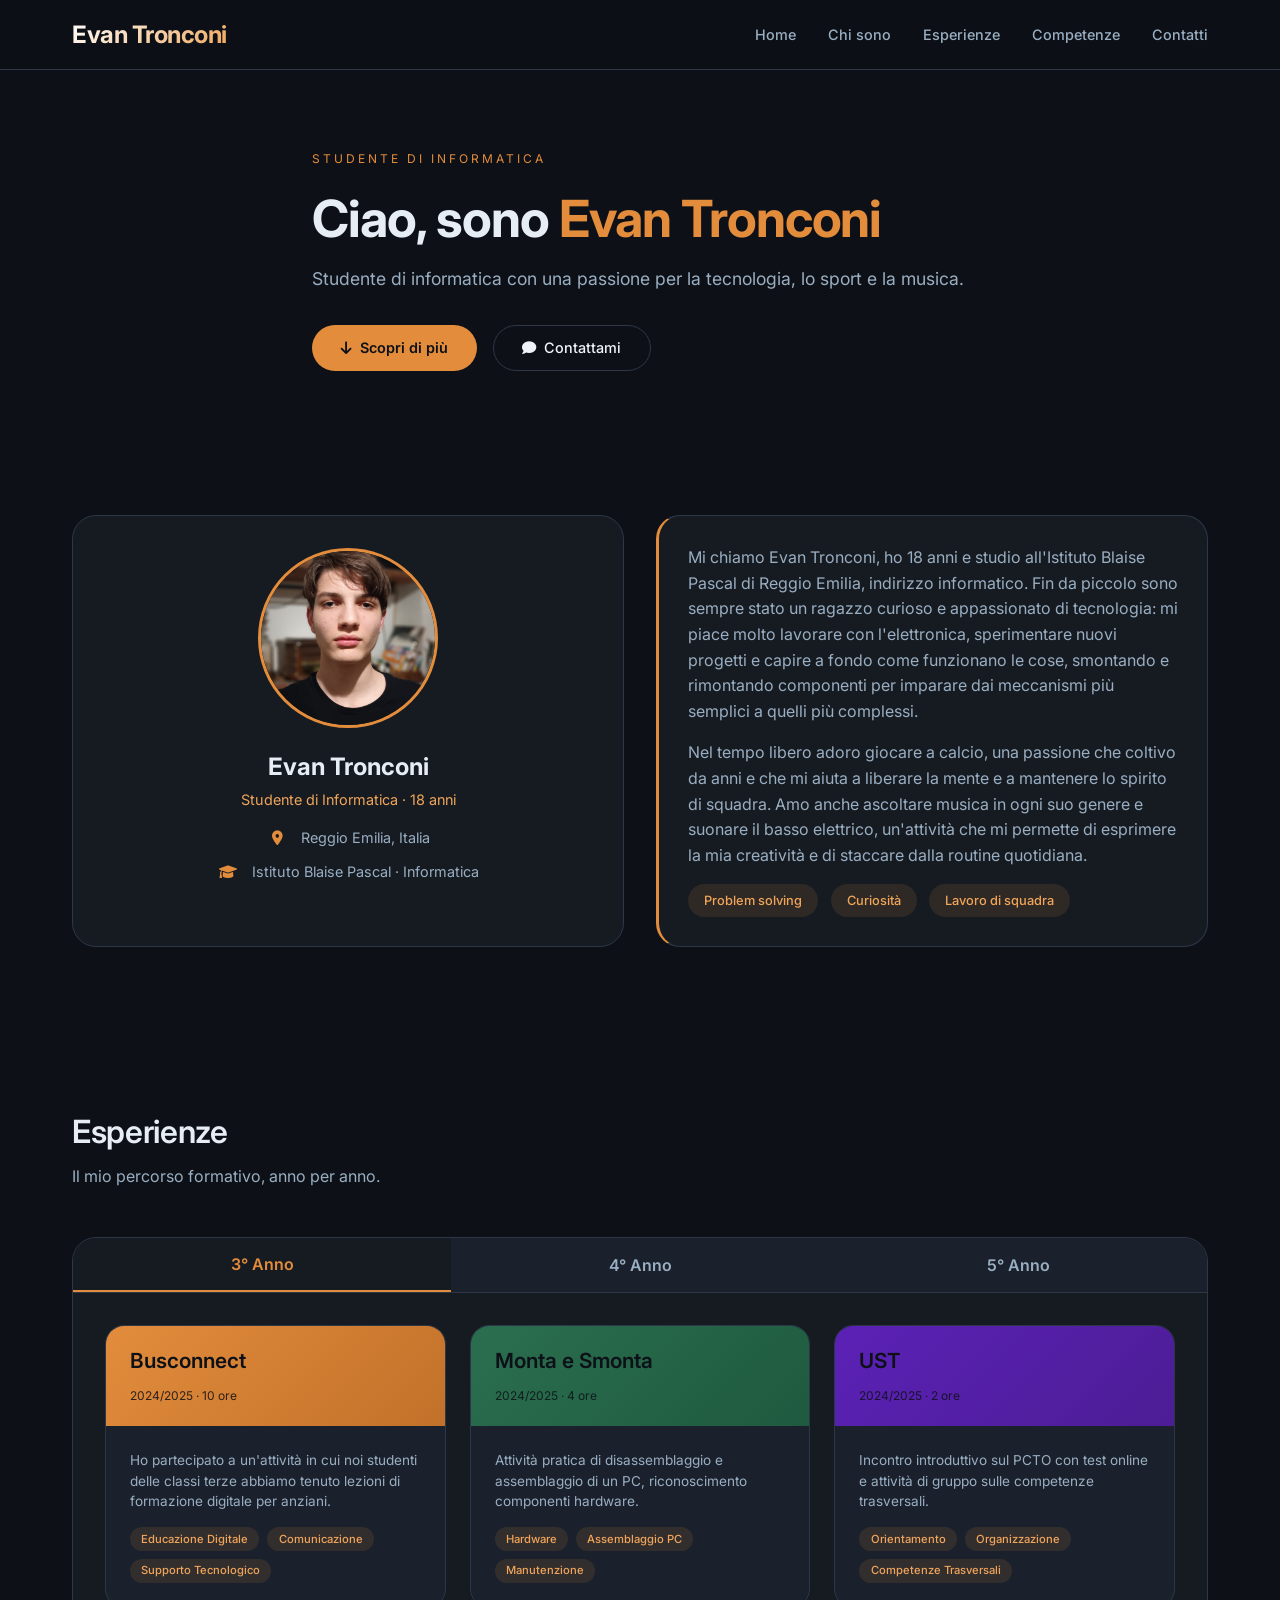
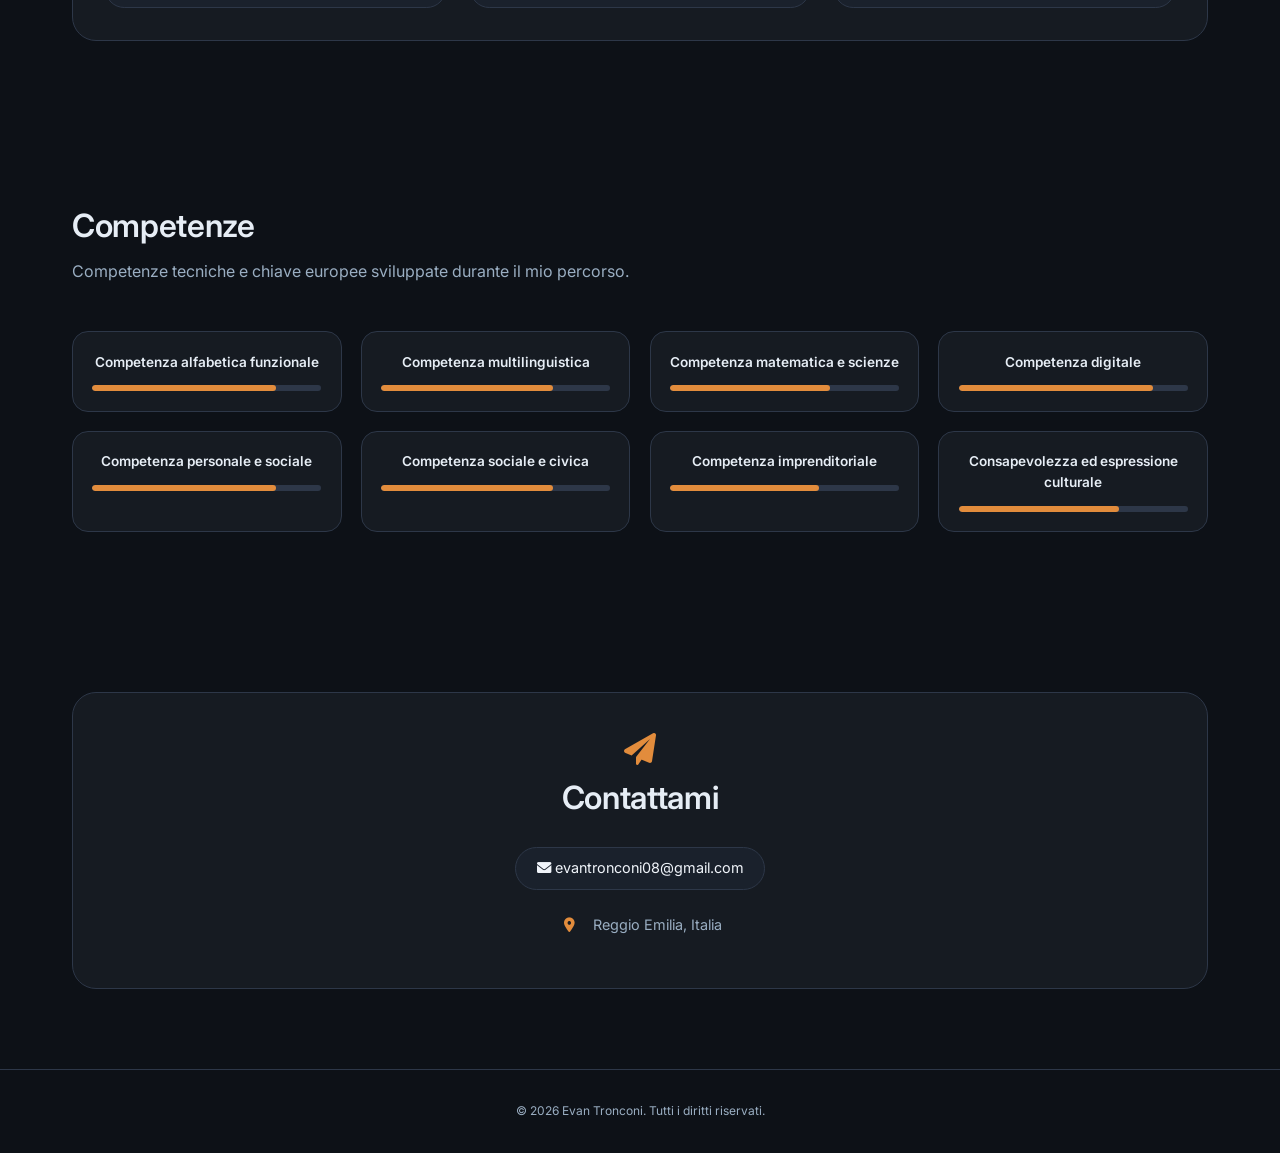
<file: docs/index.html>
<!DOCTYPE html>
<html lang="it">
<head>
    <meta charset="UTF-8">
    <meta name="viewport" content="width=device-width, initial-scale=1.0">
    <title>Evan Tronconi · Portfolio</title>
    <link href="https://fonts.googleapis.com/css2?family=Inter:opsz,wght@14..32,300;14..32,400;14..32,500;14..32,600;14..32,700&display=swap" rel="stylesheet">
    <link rel="stylesheet" href="https://cdnjs.cloudflare.com/ajax/libs/font-awesome/6.0.0-beta3/css/all.min.css">
    <style>
        * {
            margin: 0;
            padding: 0;
            box-sizing: border-box;
        }

        body {
            font-family: 'Inter', sans-serif;
            background: #0d1117;
            color: #e6edf5;
            line-height: 1.55;
            scroll-behavior: smooth;
        }

        :root {
            --bg-page: #0d1117;
            --bg-card: #161b22;
            --bg-elevated: #1a212c;
            --border: #2d3748;
            --border-light: #3a4559;
            --primary: #e28c3c;
            --primary-dark: #c2712a;
            --primary-soft: #f0a55a;
            --primary-glow: rgba(226, 140, 60, 0.12);
            --text: #f0f4fa;
            --text-muted: #9aaec2;
            --shadow: 0 8px 20px rgba(0, 0, 0, 0.3);
        }

        .container {
            max-width: 1200px;
            margin: 0 auto;
            padding: 0 2rem;
        }

        /* header */
        header {
            position: sticky;
            top: 0;
            background: rgba(13, 17, 23, 0.92);
            backdrop-filter: blur(12px);
            border-bottom: 1px solid var(--border);
            padding: 1rem 0;
            z-index: 100;
        }

        .nav {
            display: flex;
            justify-content: space-between;
            align-items: center;
        }

        .logo {
            font-size: 1.5rem;
            font-weight: 700;
            letter-spacing: -0.02em;
            background: linear-gradient(135deg, #ffffff, var(--primary-soft));
            -webkit-background-clip: text;
            background-clip: text;
            color: transparent;
            text-decoration: none;
        }

        .nav-links {
            display: flex;
            gap: 2rem;
            list-style: none;
        }

        .nav-links a {
            text-decoration: none;
            color: var(--text-muted);
            font-weight: 500;
            font-size: 0.9rem;
            transition: 0.2s;
        }

        .nav-links a:hover {
            color: var(--primary);
        }

        /* hero */
        .hero {
            padding: 5rem 0 4rem;
        }

        .hero-content {
            max-width: 720px;
        }

        .hero-badge {
            font-size: 0.75rem;
            text-transform: uppercase;
            letter-spacing: 3px;
            color: var(--primary);
            margin-bottom: 1.2rem;
        }

        .hero h1 {
            font-size: 3.2rem;
            font-weight: 700;
            line-height: 1.2;
            letter-spacing: -0.02em;
            margin-bottom: 1rem;
        }

        .hero h1 span {
            color: var(--primary);
        }

        .hero p {
            font-size: 1.1rem;
            color: var(--text-muted);
            margin-bottom: 2rem;
        }

        .btn-group {
            display: flex;
            gap: 1rem;
            flex-wrap: wrap;
        }

        .btn {
            display: inline-flex;
            align-items: center;
            gap: 0.5rem;
            padding: 0.7rem 1.8rem;
            border-radius: 40px;
            font-weight: 500;
            text-decoration: none;
            transition: all 0.2s;
            font-size: 0.9rem;
        }

        .btn-primary {
            background: var(--primary);
            color: #0d1117;
            font-weight: 600;
        }

        .btn-primary:hover {
            background: var(--primary-dark);
            transform: translateY(-2px);
        }

        .btn-outline {
            border: 1px solid var(--border);
            color: var(--text);
            background: transparent;
        }

        .btn-outline:hover {
            border-color: var(--primary);
            background: var(--primary-glow);
        }

        /* sezioni */
        section {
            padding: 5rem 0;
        }

        .section-header {
            margin-bottom: 3rem;
        }

        .section-title {
            font-size: 2rem;
            font-weight: 600;
            letter-spacing: -0.01em;
            margin-bottom: 0.5rem;
        }

        .section-sub {
            color: var(--text-muted);
            font-size: 1rem;
        }

        /* about con foto - versione piccola come nel vecchio portfolio */
        .about-grid {
            display: grid;
            grid-template-columns: 1fr 1fr;
            gap: 2rem;
        }

        .about-card {
            background: var(--bg-card);
            border: 1px solid var(--border);
            border-radius: 1.5rem;
            overflow: hidden;
        }

        /* Card sinistra con foto piccola centrata */
        .profile-card {
            display: flex;
            flex-direction: column;
            align-items: center;
            text-align: center;
            padding: 2rem 1.5rem;
        }

        .profile-image {
            width: 180px;
            height: 180px;
            border-radius: 50%;
            overflow: hidden;
            margin-bottom: 1.2rem;
            border: 3px solid var(--primary);
        }

        .profile-image img {
            width: 100%;
            height: 100%;
            object-fit: cover;
        }

        .profile-name {
            font-size: 1.5rem;
            font-weight: 700;
            margin-bottom: 0.25rem;
        }

        .profile-title {
            color: var(--primary-soft);
            font-size: 0.9rem;
            margin-bottom: 1rem;
        }

        .info-row {
            display: flex;
            align-items: center;
            justify-content: center;
            gap: 0.8rem;
            margin-bottom: 0.75rem;
            color: var(--text-muted);
            font-size: 0.9rem;
        }

        .info-row i {
            width: 1.4rem;
            color: var(--primary);
        }

        /* Card destra descrizione */
        .description-card {
            padding: 1.8rem;
            border-left: 3px solid var(--primary);
        }

        .description-card p {
            color: var(--text-muted);
            margin-bottom: 1rem;
            line-height: 1.6;
        }

        .badge-group {
            display: flex;
            flex-wrap: wrap;
            gap: 0.8rem;
            margin-top: 1rem;
        }

        .badge {
            background: var(--primary-glow);
            color: var(--primary-soft);
            padding: 0.4rem 1rem;
            border-radius: 30px;
            font-size: 0.8rem;
            font-weight: 500;
        }

        /* interessi */
        .interests-grid {
            display: grid;
            grid-template-columns: repeat(3, 1fr);
            gap: 1.5rem;
            margin-top: 2rem;
        }

        .interest-card {
            background: var(--bg-card);
            border: 1px solid var(--border);
            border-radius: 1.2rem;
            padding: 1.5rem;
            text-align: center;
            transition: 0.2s;
        }

        .interest-card:hover {
            border-color: var(--primary);
        }

        .interest-icon {
            font-size: 2.2rem;
            margin-bottom: 0.8rem;
        }

        .interest-card h3 {
            font-size: 1.1rem;
            font-weight: 600;
        }

        .interest-card p {
            font-size: 0.8rem;
            color: var(--text-muted);
            margin-top: 0.5rem;
        }

        /* TABS per le esperienze */
        .tabs-container {
            background: var(--bg-card);
            border-radius: 1.5rem;
            border: 1px solid var(--border);
            overflow: hidden;
        }

        .tabs-header {
            display: flex;
            border-bottom: 1px solid var(--border);
            background: var(--bg-elevated);
        }

        .tab-btn {
            flex: 1;
            padding: 1rem 1.5rem;
            background: transparent;
            border: none;
            color: var(--text-muted);
            font-size: 1rem;
            font-weight: 600;
            cursor: pointer;
            transition: 0.2s;
            font-family: inherit;
        }

        .tab-btn:hover {
            color: var(--primary-soft);
            background: var(--primary-glow);
        }

        .tab-btn.active {
            color: var(--primary);
            border-bottom: 2px solid var(--primary);
            background: var(--bg-card);
        }

        .tab-content {
            display: none;
            padding: 2rem;
        }

        .tab-content.active {
            display: block;
        }

        /* griglia esperienze */
        .experiences-grid {
            display: grid;
            grid-template-columns: repeat(auto-fill, minmax(320px, 1fr));
            gap: 1.5rem;
        }

        .exp-card {
            background: var(--bg-elevated);
            border: 1px solid var(--border);
            border-radius: 1.2rem;
            overflow: hidden;
            transition: 0.2s;
            text-decoration: none;
            color: inherit;
            display: block;
        }

        .exp-card:hover {
            transform: translateY(-4px);
            border-color: var(--primary);
        }

        .exp-header {
            background: linear-gradient(135deg, var(--primary), var(--primary-dark));
            padding: 1.2rem 1.5rem;
            color: #0d1117;
        }

        .exp-header h3 {
            font-size: 1.3rem;
            font-weight: 600;
            margin-bottom: 0.3rem;
        }

        .exp-date {
            font-size: 0.75rem;
            opacity: 0.85;
        }

        .exp-body {
            padding: 1.5rem;
        }

        .exp-body p {
            color: var(--text-muted);
            font-size: 0.85rem;
            margin-bottom: 1rem;
            line-height: 1.5;
        }

        .exp-skills {
            display: flex;
            flex-wrap: wrap;
            gap: 0.5rem;
            margin-top: 1rem;
        }

        .exp-skill {
            background: var(--primary-glow);
            color: var(--primary-soft);
            padding: 0.2rem 0.7rem;
            border-radius: 20px;
            font-size: 0.7rem;
            font-weight: 500;
        }

        .placeholder-card {
            background: var(--bg-elevated);
            border: 1px dashed var(--border);
            border-radius: 1.2rem;
            padding: 2rem;
            text-align: center;
            color: var(--text-muted);
        }

        .placeholder-card i {
            font-size: 2rem;
            color: var(--primary);
            margin-bottom: 0.8rem;
            display: block;
        }

        /* competenze tecniche */
        .tech-skills {
            background: var(--bg-card);
            border-radius: 1.5rem;
            padding: 2rem;
            border: 1px solid var(--border);
        }

        .tech-grid {
            display: grid;
            grid-template-columns: repeat(auto-fit, minmax(200px, 1fr));
            gap: 1.5rem;
        }

        .tech-cat h3 {
            font-size: 1rem;
            font-weight: 600;
            margin-bottom: 1rem;
            color: var(--primary-soft);
        }

        .tech-items {
            display: flex;
            flex-wrap: wrap;
            gap: 0.5rem;
        }

        .tech-item {
            background: var(--bg-elevated);
            padding: 0.3rem 0.9rem;
            border-radius: 30px;
            font-size: 0.75rem;
            border: 1px solid var(--border);
        }

        /* competenze europee */
        .competences-grid {
            display: grid;
            grid-template-columns: repeat(4, 1fr);
            gap: 1.2rem;
            margin-top: 1.5rem;
        }

        .competence-card {
            background: var(--bg-card);
            border: 1px solid var(--border);
            border-radius: 1rem;
            padding: 1.2rem;
            text-align: center;
        }

        .competence-card h3 {
            font-size: 0.85rem;
            font-weight: 600;
            margin-bottom: 0.8rem;
        }

        .progress-bar {
            background: var(--border);
            height: 6px;
            border-radius: 10px;
            overflow: hidden;
            margin-top: 0.5rem;
        }

        .progress-fill {
            background: var(--primary);
            height: 100%;
            border-radius: 10px;
        }

        /* contatti */
        .contact-card {
            background: var(--bg-card);
            border-radius: 1.5rem;
            padding: 2.5rem;
            text-align: center;
            border: 1px solid var(--border);
        }

        .contact-links {
            display: flex;
            justify-content: center;
            gap: 1rem;
            flex-wrap: wrap;
            margin: 1.5rem 0;
        }

        .contact-link {
            background: var(--bg-elevated);
            padding: 0.6rem 1.3rem;
            border-radius: 40px;
            text-decoration: none;
            color: var(--text);
            border: 1px solid var(--border);
            transition: 0.2s;
            font-size: 0.9rem;
        }

        .contact-link:hover {
            border-color: var(--primary);
            background: var(--primary-glow);
        }

        footer {
            border-top: 1px solid var(--border);
            padding: 2rem;
            text-align: center;
            color: var(--text-muted);
            font-size: 0.75rem;
        }

        .fade-up {
            opacity: 0;
            transform: translateY(20px);
            transition: opacity 0.5s ease, transform 0.5s ease;
        }

        .fade-up.visible {
            opacity: 1;
            transform: translateY(0);
        }

        @media (max-width: 900px) {
            .about-grid {
                grid-template-columns: 1fr;
            }
            .interests-grid {
                grid-template-columns: 1fr;
            }
            .competences-grid {
                grid-template-columns: repeat(2, 1fr);
            }
            .hero h1 {
                font-size: 2.2rem;
            }
            .container {
                padding: 0 1.5rem;
            }
            .nav-links {
                display: none;
            }
            .tab-btn {
                font-size: 0.85rem;
                padding: 0.8rem;
            }
        }
    </style>
</head>
<body>

<header>
    <div class="container nav">
        <a href="#" class="logo">Evan Tronconi</a>
        <ul class="nav-links">
            <li><a href="#home">Home</a></li>
            <li><a href="#about">Chi sono</a></li>
            <li><a href="#experiences">Esperienze</a></li>
            <li><a href="#skills">Competenze</a></li>
            <li><a href="#contact">Contatti</a></li>
        </ul>
    </div>
</header>

<main>
    <!-- Hero -->
    <section id="home" class="hero">
        <div class="container hero-content">
            <div class="hero-badge">studente di informatica</div>
            <h1>Ciao, sono <span>Evan Tronconi</span></h1>
            <p>Studente di informatica con una passione per la tecnologia, lo sport e la musica.</p>
            <div class="btn-group">
                <a href="#about" class="btn btn-primary"><i class="fas fa-arrow-down"></i> Scopri di più</a>
                <a href="#contact" class="btn btn-outline"><i class="fas fa-comment"></i> Contattami</a>
            </div>
        </div>
    </section>

    <!-- Chi sono con foto piccola e tonda -->
    <section id="about">
        <div class="container">
            <div class="about-grid">
                <!-- Card sinistra: foto tonda piccola + info -->
                <div class="about-card profile-card fade-up">
                    <div class="profile-image">
                        <img src="img/io2.jpg" alt="Evan Tronconi">
                    </div>
                    <h2 class="profile-name">Evan Tronconi</h2>
                    <div class="profile-title">Studente di Informatica · 18 anni</div>
                    <div class="info-row"><i class="fas fa-map-marker-alt"></i> Reggio Emilia, Italia</div>
                    <div class="info-row"><i class="fas fa-graduation-cap"></i> Istituto Blaise Pascal · Informatica</div>
                </div>

                <!-- Card destra: descrizione -->
                <div class="about-card description-card fade-up">
                    <p>Mi chiamo Evan Tronconi, ho 18 anni e studio all'Istituto Blaise Pascal di Reggio Emilia, indirizzo informatico. Fin da piccolo sono sempre stato un ragazzo curioso e appassionato di tecnologia: mi piace molto lavorare con l'elettronica, sperimentare nuovi progetti e capire a fondo come funzionano le cose, smontando e rimontando componenti per imparare dai meccanismi più semplici a quelli più complessi.</p>
                    <p>Nel tempo libero adoro giocare a calcio, una passione che coltivo da anni e che mi aiuta a liberare la mente e a mantenere lo spirito di squadra. Amo anche ascoltare musica in ogni suo genere e suonare il basso elettrico, un'attività che mi permette di esprimere la mia creatività e di staccare dalla routine quotidiana.</p>
                    <div class="badge-group">
                        <span class="badge">Problem solving</span>
                        <span class="badge">Curiosità</span>
                        <span class="badge">Lavoro di squadra</span>
                    </div>
                </div>
            </div>

            <!-- Interessi 
            <div class="interests-grid fade-up">
                <div class="interest-card">
                    <div class="interest-icon">🎵</div>
                    <h3>Musica</h3>
                    <p>Suono il basso elettrico e amo esplorare nuovi generi musicali.</p>
                </div>
                <div class="interest-card">
                    <div class="interest-icon">🔧</div>
                    <h3>Elettronica</h3>
                    <p>Sperimento con Arduino, circuiti e componenti hardware.</p>
                </div>
                <div class="interest-card">
                    <div class="interest-icon">⚽</div>
                    <h3>Sport</h3>
                    <p>Il calcio mi aiuta a mantenere equilibrio e spirito di squadra.</p>
                </div>
            </div>-->
        </div>
    </section>

    <!-- Esperienze con TABS -->
    <section id="experiences">
        <div class="container">
            <div class="section-header fade-up">
                <h2 class="section-title">Esperienze</h2>
                <p class="section-sub">Il mio percorso formativo, anno per anno.</p>
            </div>

            <div class="tabs-container fade-up">
                <div class="tabs-header">
                    <button class="tab-btn active" data-tab="third"> 3° Anno</button>
                    <button class="tab-btn" data-tab="fourth"> 4° Anno</button>
                    <button class="tab-btn" data-tab="fifth"> 5° Anno</button>
                </div>

                    <!-- TERZO ANNO -->
    <div id="tab-third" class="tab-content active">
        <div class="experiences-grid">
            <a href="3anno.html?progetto=busconnect" class="exp-card">
                <div class="exp-header">
                    <h3>Busconnect</h3>
                    <span class="exp-date">2024/2025 · 10 ore</span>
                </div>
                <div class="exp-body">
                    <p>Ho partecipato a un'attività in cui noi studenti delle classi terze abbiamo tenuto lezioni di formazione digitale per anziani.</p>
                    <div class="exp-skills">
                        <span class="exp-skill">Educazione Digitale</span>
                        <span class="exp-skill">Comunicazione</span>
                        <span class="exp-skill">Supporto Tecnologico</span>
                    </div>
                </div>
            </a>

            <a href="3anno.html?progetto=monta" class="exp-card">
                <div class="exp-header" style="background: linear-gradient(135deg, #2b6e4f, #1e5a3f);">
                    <h3>Monta e Smonta</h3>
                    <span class="exp-date">2024/2025 · 4 ore</span>
                </div>
                <div class="exp-body">
                    <p>Attività pratica di disassemblaggio e assemblaggio di un PC, riconoscimento componenti hardware.</p>
                    <div class="exp-skills">
                        <span class="exp-skill">Hardware</span>
                        <span class="exp-skill">Assemblaggio PC</span>
                        <span class="exp-skill">Manutenzione</span>
                    </div>
                </div>
            </a>

            <a href="3anno.html?progetto=ust" class="exp-card">
                <div class="exp-header" style="background: linear-gradient(135deg, #5b21b6, #4c1d95);">
                    <h3>UST</h3>
                    <span class="exp-date">2024/2025 · 2 ore</span>
                </div>
                <div class="exp-body">
                    <p>Incontro introduttivo sul PCTO con test online e attività di gruppo sulle competenze trasversali.</p>
                    <div class="exp-skills">
                        <span class="exp-skill">Orientamento</span>
                        <span class="exp-skill">Organizzazione</span>
                        <span class="exp-skill">Competenze Trasversali</span>
                    </div>
                </div>
            </a>
        </div>
    </div>

                <!-- QUARTO ANNO -->
<div id="tab-fourth" class="tab-content">
    <div class="experiences-grid">
        <!-- Polarity part 1 -->
        <a href="4anno.html?progetto=polarity" class="exp-card">
            <div class="exp-header" style="background: linear-gradient(135deg, #7c3aed, #5b21b6);">
                <h3>Polarity</h3>
                <span class="exp-date">2025/2026 · 2 ore</span>
            </div>
            <div class="exp-body">
                <p>Incontro con Polarity: panoramica dello sviluppo web, classificazione dei linguaggi di programmazione e loro utilizzo applicativo.</p>
                <div class="exp-skills">
                    <span class="exp-skill">Sviluppo Web</span>
                    <span class="exp-skill">Linguaggi di programmazione</span>
                    <span class="exp-skill">Orientamento</span>
                </div>
            </div>
        </a>

        <!-- Sicurezza D.Lgs. 81/08 
        <a href="sicurezza.html" class="exp-card">
            <div class="exp-header" style="background: linear-gradient(135deg, #0891b2, #0e7490);">
                <h3>Sicurezza · D.Lgs. 81/08</h3>
                <span class="exp-date">2025/2026 · 1 ora</span>
            </div>
            <div class="exp-body">
                <p>Aggiornamento sulla sicurezza ai sensi del D.Lgs. 81/08, con particolare attenzione al piano di emergenza e al rischio elettrico. Relatore: Sergio Prisinzano.</p>
                <div class="exp-skills">
                    <span class="exp-skill">Sicurezza sul lavoro</span>
                    <span class="exp-skill">Piano di emergenza</span>
                    <span class="exp-skill">Rischio elettrico</span>
                </div>
            </div>
        </a>-->

        <!-- CNA - Incontro aziende territorio -->
        <a href="4anno.html?progetto=cna" class="exp-card">
            <div class="exp-header" style="background: linear-gradient(135deg, #2b6e4f, #1e5a3f);">
                <h3>CNA</h3>
                <span class="exp-date">2025/2026 · 4 ore</span>
            </div>
            <div class="exp-body">
                <p>Incontro con aziende del territorio. Progetto FSL/ORIENTAMENTO - CNA</p>
                <div class="exp-skills">
                    <span class="exp-skill">Orientamento</span>
                    <span class="exp-skill">Mondo del lavoro</span>
                    <span class="exp-skill">Relazioni aziendali</span>
                </div>
            </div>
        </a>
    </div>
</div>

                <!-- QUINTO ANNO -->
                <div id="tab-fifth" class="tab-content">
                    <div class="experiences-grid">
                        <div class="placeholder-card">
                            <i class="fas fa-rocket"></i>
                            <h3>Prossimamente</h3>
                            <p style="font-size: 0.8rem; margin-top: 0.5rem;"></p>
                        </div>
                    </div>
                </div>
            </div>
        </div>
    </section>

    <!-- Competenze -->
    <section id="skills">
        <div class="container">
            <div class="section-header fade-up">
                <h2 class="section-title">Competenze</h2>
                <p class="section-sub">Competenze tecniche e chiave europee sviluppate durante il mio percorso.</p>
            </div>

            <!--<div class="tech-skills fade-up">
                <div class="tech-grid">
                    <div class="tech-cat">
                        <h3><i class="fas fa-code"></i> Linguaggi</h3>
                        <div class="tech-items">
                            <span class="tech-item">C++</span>
                            <span class="tech-item">Java</span>
                            <span class="tech-item">JavaScript</span>
                            <span class="tech-item">HTML/CSS</span>
                        </div>
                    </div>
                    <div class="tech-cat">
                        <h3><i class="fas fa-microchip"></i> Hardware</h3>
                        <div class="tech-items">
                            <span class="tech-item">Arduino</span>
                            <span class="tech-item">Assemblaggio PC</span>
                            <span class="tech-item">Manutenzione</span>
                            <span class="tech-item">Componenti HW</span>
                        </div>
                    </div>
                    <div class="tech-cat">
                        <h3><i class="fas fa-tools"></i> Strumenti</h3>
                        <div class="tech-items">
                            <span class="tech-item">Git/GitHub</span>
                            <span class="tech-item">VS Code</span>
                        </div>
                    </div>
                </div>
            </div>-->

            <div style="margin-top: 2rem;">
                <!--<h3 style="font-size: 1.2rem; margin-bottom: 1.5rem;">Competenze chiave europee</h3>-->
                <div class="competences-grid fade-up">
                    <div class="competence-card"><h3>Competenza alfabetica funzionale</h3><div class="progress-bar"><div class="progress-fill" style="width: 80%;"></div></div></div>
                    <div class="competence-card"><h3>Competenza multilinguistica</h3><div class="progress-bar"><div class="progress-fill" style="width: 75%;"></div></div></div>
                    <div class="competence-card"><h3>Competenza matematica e scienze</h3><div class="progress-bar"><div class="progress-fill" style="width: 70%;"></div></div></div>
                    <div class="competence-card"><h3>Competenza digitale</h3><div class="progress-bar"><div class="progress-fill" style="width: 85%;"></div></div></div>
                    <div class="competence-card"><h3>Competenza personale e sociale</h3><div class="progress-bar"><div class="progress-fill" style="width: 80%;"></div></div></div>
                    <div class="competence-card"><h3>Competenza sociale e civica</h3><div class="progress-bar"><div class="progress-fill" style="width: 75%;"></div></div></div>
                    <div class="competence-card"><h3>Competenza imprenditoriale</h3><div class="progress-bar"><div class="progress-fill" style="width: 65%;"></div></div></div>
                    <div class="competence-card"><h3>Consapevolezza ed espressione culturale</h3><div class="progress-bar"><div class="progress-fill" style="width: 70%;"></div></div></div>
                </div>
            </div>
        </div>
    </section>

    <!-- Contatti -->
    <section id="contact">
        <div class="container">
            <div class="contact-card fade-up">
                <i class="fas fa-paper-plane" style="font-size: 2rem; color: var(--primary); margin-bottom: 0.5rem;"></i>
                <h2 class="section-title" style="margin-bottom: 0.3rem;">Contattami</h2>
                <div class="contact-links">
                    <a href="mailto:evantronconi08@gmail.com" class="contact-link"><i class="fas fa-envelope"></i> evantronconi08@gmail.com</a>
                </div>
                <div class="info-row" style="justify-content: center; margin-top: 1rem;">
                    <i class="fas fa-map-marker-alt"></i> Reggio Emilia, Italia
                </div>
            </div>
        </div>
    </section>
</main>

<footer>
    <div class="container">© 2026 Evan Tronconi. Tutti i diritti riservati.</div>
</footer>

<script>
    // fade-up animation
    const fadeElements = document.querySelectorAll('.fade-up');
    const observer = new IntersectionObserver((entries) => {
        entries.forEach(entry => {
            if (entry.isIntersecting) {
                entry.target.classList.add('visible');
                observer.unobserve(entry.target);
            }
        });
    }, { threshold: 0.1, rootMargin: "0px 0px -30px 0px" });
    fadeElements.forEach(el => observer.observe(el));

    // TABS per le esperienze
    const tabBtns = document.querySelectorAll('.tab-btn');
    const tabContents = document.querySelectorAll('.tab-content');

    tabBtns.forEach(btn => {
        btn.addEventListener('click', () => {
            const tabId = btn.getAttribute('data-tab');
            
            tabBtns.forEach(b => b.classList.remove('active'));
            btn.classList.add('active');
            
            tabContents.forEach(content => content.classList.remove('active'));
            
            if (tabId === 'third') {
                document.getElementById('tab-third').classList.add('active');
            } else if (tabId === 'fourth') {
                document.getElementById('tab-fourth').classList.add('active');
            } else if (tabId === 'fifth') {
                document.getElementById('tab-fifth').classList.add('active');
            }
        });
    });
</script>
</body>
</html>
</file>
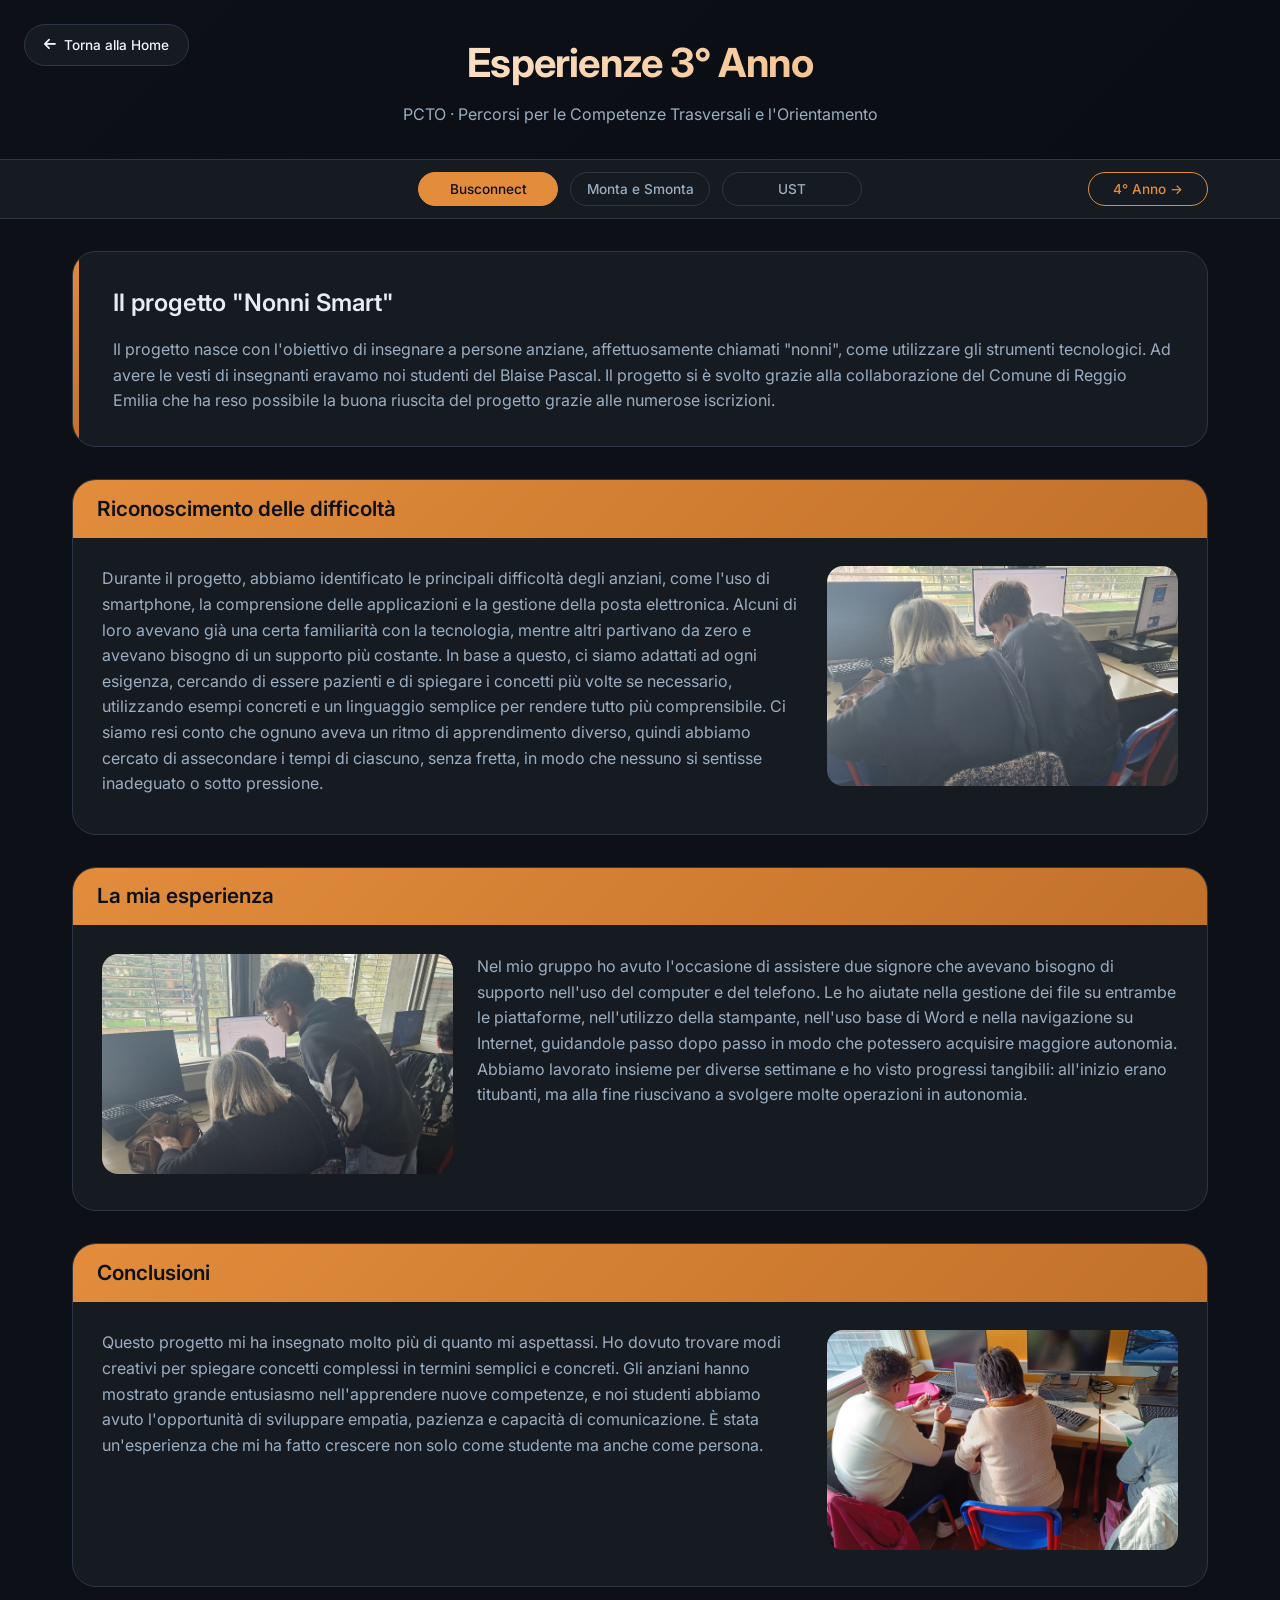
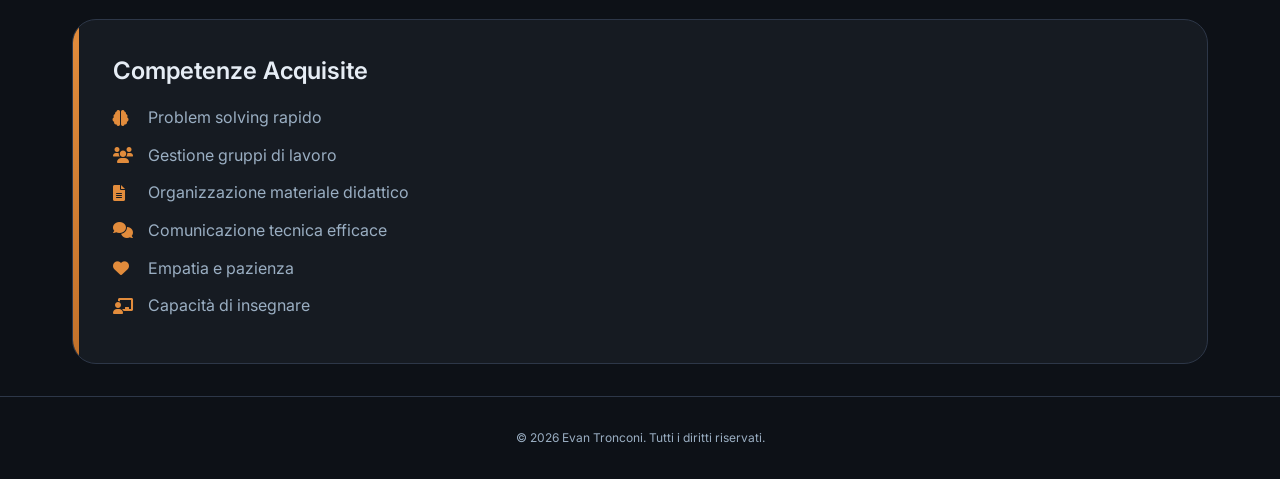
<file: docs/3anno.html>
<!DOCTYPE html>
<html lang="it">
<head>
    <meta charset="UTF-8">
    <meta name="viewport" content="width=device-width, initial-scale=1.0">
    <title>Esperienze 3° Anno · Evan Tronconi</title>
    <link href="https://fonts.googleapis.com/css2?family=Inter:opsz,wght@14..32,300;14..32,400;14..32,500;14..32,600;14..32,700&display=swap" rel="stylesheet">
    <link rel="stylesheet" href="https://cdnjs.cloudflare.com/ajax/libs/font-awesome/6.0.0-beta3/css/all.min.css">
    <style>
        * { margin: 0; padding: 0; box-sizing: border-box; }
        body { font-family: 'Inter', sans-serif; background: #0d1117; color: #e6edf5; line-height: 1.55; }
        :root {
            --bg-page: #0d1117; --bg-card: #161b22; --bg-elevated: #1a212c;
            --border: #2d3748; --border-light: #3a4559;
            --primary: #e28c3c; --primary-dark: #c2712a; --primary-soft: #f0a55a;
            --primary-glow: rgba(226, 140, 60, 0.12);
            --text: #f0f4fa; --text-muted: #9aaec2;
        }
        .container { max-width: 1200px; margin: 0 auto; padding: 0 2rem; }
        .page-header { background: linear-gradient(135deg, #0d1117, #0a0e14); border-bottom: 1px solid var(--border); padding: 2rem 0; }
        .back-link { position: fixed; top: 1.5rem; left: 1.5rem; z-index: 100; background: var(--bg-card); border: 1px solid var(--border); border-radius: 40px; padding: 0.6rem 1.2rem; color: var(--text); text-decoration: none; font-size: 0.85rem; font-weight: 500; transition: 0.2s; display: inline-flex; align-items: center; gap: 0.5rem; backdrop-filter: blur(8px); }
        .back-link:hover { border-color: var(--primary); color: var(--primary); transform: translateX(-3px); }
        .header-content { text-align: center; }
        .header-title { font-size: 2.5rem; font-weight: 700; letter-spacing: -0.02em; margin-bottom: 0.5rem; background: linear-gradient(135deg, #ffffff, var(--primary-soft)); -webkit-background-clip: text; background-clip: text; color: transparent; }
        .header-subtitle { font-size: 1rem; color: var(--text-muted); }
        .project-nav { background: var(--bg-card); border-bottom: 1px solid var(--border); padding: 0.75rem 0; position: sticky; top: 0; z-index: 99; backdrop-filter: blur(8px);margin-bottom: 2rem }
        .project-nav-container { display: flex; justify-content: space-between; align-items: center; gap: 0.75rem; flex-wrap: wrap; }
        .nav-buttons-left { display: flex; gap: 0.75rem; }
        .nav-buttons-right { display: flex; gap: 0.75rem; }
        .nav-center-group { display: flex; justify-content: center; gap: 0.75rem; flex: 1; }
        .nav-project-btn { background: transparent; border: 1px solid var(--border); color: var(--text-muted); padding: 0.5rem 0; border-radius: 40px; font-size: 0.85rem; font-weight: 500; cursor: pointer; transition: 0.2s; font-family: inherit; width: 140px; text-align: center; }
        .nav-project-btn:hover { border-color: var(--primary); color: var(--primary); }
        .nav-project-btn.active { background: var(--primary); border-color: var(--primary); color: #0d1117; }
        .year-nav-btn { background: transparent; border: 1px solid var(--primary); color: var(--primary); padding: 0.5rem 0; border-radius: 40px; font-size: 0.85rem; font-weight: 500; cursor: pointer; transition: 0.2s; font-family: inherit; width: 120px; text-align: center; display: inline-flex; align-items: center; justify-content: center; gap: 0.5rem; }
        .year-nav-btn:hover { background: var(--primary-glow); }
        .year-nav-btn.next:hover { transform: translateX(3px); }
        .spacer-btn { background: transparent; border: none; cursor: default; padding: 0.5rem 0; width: 120px; text-align: center; pointer-events: none; visibility: hidden; }
        section { padding: 2.5rem 0; }
        .project-page { display: none; }
        .project-page.active-page { display: block; }
        
        /* Card generiche */
        .exp-card { background: var(--bg-card); border: 1px solid var(--border); border-radius: 1.5rem; overflow: hidden; transition: 0.2s; margin-bottom: 2rem; }
        .exp-card:hover { transform: translateY(-3px); border-color: var(--primary); }
        .exp-card-header { background: linear-gradient(135deg, var(--primary), var(--primary-dark)); padding: 0.8rem 1.5rem; }
        .exp-card-header h2 { font-size: 1.3rem; font-weight: 600; color: #0d1117; }
        .exp-card-content { display: flex; flex-wrap: wrap; gap: 1.5rem; padding: 1.8rem; }
        .exp-card-content.reverse { flex-direction: row-reverse; }
        .exp-image { flex: 1; min-width: 200px; }
        .exp-image img { width: 100%; height: 220px; object-fit: cover; border-radius: 1rem; transition: 0.2s; }
        .exp-text { flex: 2; }
        .exp-text p { color: var(--text-muted); margin-bottom: 0.5rem; line-height: 1.6; }
        .skills-list { list-style: none; margin-top: 1rem; }
        .skills-list li { display: flex; align-items: center; gap: 0.8rem; margin-bottom: 0.8rem; color: var(--text-muted); }
        .skills-list li i { color: var(--primary); width: 1.4rem; }
        .highlight-card { background: var(--bg-card); border: 1px solid var(--border); border-radius: 1.5rem; overflow: hidden; position: relative; margin-bottom: 2rem; }
        .highlight-card::before { content: ''; position: absolute; top: 0; left: 0; width: 6px; height: 100%; background: linear-gradient(135deg, var(--primary), var(--primary-dark)); }
        .highlight-content { padding: 2rem; margin-left: 0.5rem; }
        .highlight-content h2 { font-size: 1.5rem; font-weight: 600; margin-bottom: 1rem; }
        .highlight-content p { color: var(--text-muted); line-height: 1.6; }
        
        /* Carosello per Monta e Smonta */
        .carousel-title { font-size: 1.3rem; font-weight: 600; margin-bottom: 1.5rem; }
        .carousel-container { display: flex; overflow-x: auto; gap: 1.2rem; padding: 0.5rem 0.2rem 1.5rem 0.2rem; scroll-snap-type: x mandatory; scrollbar-width: thin; scrollbar-color: var(--primary) var(--border);margin-bottom: 2rem }
        .carousel-container::-webkit-scrollbar { height: 6px; }
        .carousel-container::-webkit-scrollbar-track { background: var(--border); border-radius: 10px; }
        .carousel-container::-webkit-scrollbar-thumb { background: var(--primary); border-radius: 10px; }
        .carousel-item { flex: 0 0 auto; scroll-snap-align: center; background: var(--bg-card); border: 1px solid var(--border); border-radius: 1rem; overflow: hidden; width: 300px; transition: 0.2s; }
        .carousel-item:hover { transform: translateY(-4px); border-color: var(--primary); }
        .carousel-item img { width: 100%; height: 180px; object-fit: cover; }
        .carousel-item-content { padding: 1rem; text-align: center; }
        .carousel-item-content h3 { font-size: 1rem; font-weight: 600; margin-bottom: 0.5rem; color: var(--primary-soft); }
        .carousel-item-content p { font-size: 0.8rem; color: var(--text-muted); }
        
        footer { border-top: 1px solid var(--border); padding: 2rem; text-align: center; color: var(--text-muted); font-size: 0.75rem; margin-top: 2rem; }
        
        @media (max-width: 900px) {
            .project-nav-container { flex-direction: column; align-items: stretch; }
            .nav-center-group { order: 1; }
            .nav-buttons-left { order: 2; justify-content: center; }
            .nav-buttons-right { order: 3; justify-content: center; }
            .exp-card-content { flex-direction: column; }
            .exp-card-content.reverse { flex-direction: column; }
            .header-title { font-size: 1.8rem; }
            .container { padding: 0 1.5rem; }
            .highlight-content { padding: 1.5rem; }
            .nav-project-btn, .year-nav-btn { width: 110px; font-size: 0.75rem; padding: 0.4rem 0; }
            .spacer-btn { width: 110px; }
        }
    </style>
</head>
<body>

<a href="index.html" class="back-link" id="backLink"><i class="fas fa-arrow-left"></i> Torna alla Home</a>

<header class="page-header">
    <div class="container header-content">
        <h1 class="header-title">Esperienze 3° Anno</h1>
        <p class="header-subtitle">PCTO · Percorsi per le Competenze Trasversali e l'Orientamento</p>
    </div>
</header>

<div class="project-nav">
    <div class="container project-nav-container">
        <div class="nav-buttons-left">
            <div class="spacer-btn"></div>
        </div>
        <div class="nav-center-group">
            <button class="nav-project-btn" data-project="busconnect"> Busconnect</button>
            <button class="nav-project-btn" data-project="monta"> Monta e Smonta</button>
            <button class="nav-project-btn" data-project="ust"> UST</button>
        </div>
        <div class="nav-buttons-right">
            <button class="year-nav-btn next" id="nextYearBtn">4° Anno →</button>
        </div>
    </div>
</div>

<main>
    <div class="container">
        <!-- BUSCONNECT -->
        <div id="project-busconnect" class="project-page active-page">
            <div class="highlight-card">
                <div class="highlight-content">
                    <h2>Il progetto "Nonni Smart"</h2>
                    <p>Il progetto nasce con l'obiettivo di insegnare a persone anziane, affettuosamente chiamati "nonni", come utilizzare gli strumenti tecnologici. Ad avere le vesti di insegnanti eravamo noi studenti del Blaise Pascal. Il progetto si è svolto grazie alla collaborazione del Comune di Reggio Emilia che ha reso possibile la buona riuscita del progetto grazie alle numerose iscrizioni.</p>
                </div>
            </div>
            <div class="exp-card">
                <div class="exp-card-header"><h2>Riconoscimento delle difficoltà</h2></div>
                <div class="exp-card-content reverse">
                    <div class="exp-image"><img src="img/auser.jpg" alt="Difficoltà degli anziani" onerror="this.src='https://placehold.co/600x400/1a212c/9aaec2?text=Difficolt%C3%A0'"></div>
                    <div class="exp-text"><p>Durante il progetto, abbiamo identificato le principali difficoltà degli anziani, come l'uso di smartphone, la comprensione delle applicazioni e la gestione della posta elettronica. Alcuni di loro avevano già una certa familiarità con la tecnologia, mentre altri partivano da zero e avevano bisogno di un supporto più costante. In base a questo, ci siamo adattati ad ogni esigenza, cercando di essere pazienti e di spiegare i concetti più volte se necessario, utilizzando esempi concreti e un linguaggio semplice per rendere tutto più comprensibile. Ci siamo resi conto che ognuno aveva un ritmo di apprendimento diverso, quindi abbiamo cercato di assecondare i tempi di ciascuno, senza fretta, in modo che nessuno si sentisse inadeguato o sotto pressione.</p></div>
                </div>
            </div>
            <div class="exp-card">
                <div class="exp-card-header"><h2>La mia esperienza</h2></div>
                <div class="exp-card-content">
                    <div class="exp-image"><img src="img/auser2.jpg" alt="Evan con gli anziani" onerror="this.src='https://placehold.co/600x400/1a212c/9aaec2?text=La+mia+esperienza'"></div>
                    <div class="exp-text"><p>Nel mio gruppo ho avuto l'occasione di assistere due signore che avevano bisogno di supporto nell'uso del computer e del telefono. Le ho aiutate nella gestione dei file su entrambe le piattaforme, nell'utilizzo della stampante, nell'uso base di Word e nella navigazione su Internet, guidandole passo dopo passo in modo che potessero acquisire maggiore autonomia. Abbiamo lavorato insieme per diverse settimane e ho visto progressi tangibili: all'inizio erano titubanti, ma alla fine riuscivano a svolgere molte operazioni in autonomia.</p></div>
                </div>
            </div>
            <div class="exp-card">
                <div class="exp-card-header"><h2>Conclusioni</h2></div>
                <div class="exp-card-content reverse">
                    <div class="exp-image"><img src="img/auser4.jpg" alt="Conclusioni" onerror="this.src='https://placehold.co/600x400/1a212c/9aaec2?text=Conclusioni'"></div>
                    <div class="exp-text"><p>Questo progetto mi ha insegnato molto più di quanto mi aspettassi. Ho dovuto trovare modi creativi per spiegare concetti complessi in termini semplici e concreti. Gli anziani hanno mostrato grande entusiasmo nell'apprendere nuove competenze, e noi studenti abbiamo avuto l'opportunità di sviluppare empatia, pazienza e capacità di comunicazione. È stata un'esperienza che mi ha fatto crescere non solo come studente ma anche come persona.</p></div>
                </div>
            </div>
            <div class="highlight-card">
                <div class="highlight-content">
                    <h2>Competenze Acquisite</h2>
                    <ul class="skills-list">
                        <li><i class="fas fa-brain"></i> Problem solving rapido</li>
                        <li><i class="fas fa-users"></i> Gestione gruppi di lavoro</li>
                        <li><i class="fas fa-file-alt"></i> Organizzazione materiale didattico</li>
                        <li><i class="fas fa-comments"></i> Comunicazione tecnica efficace</li>
                        <li><i class="fas fa-heart"></i> Empatia e pazienza</li>
                        <li><i class="fas fa-chalkboard-user"></i> Capacità di insegnare</li>
                    </ul>
                </div>
            </div>
        </div>

        <!-- MONTA E SMONTA -->
        <div id="project-monta" class="project-page">
            <div class="exp-card">
                <div class="exp-card-header"><h2>Cosa ho fatto</h2></div>
                <div class="exp-card-content">
                    <div class="exp-image"><img src="img/Computer.jpg" alt="Foto attività Monta e Smonta" onerror="this.src='https://placehold.co/600x400/1a212c/9aaec2?text=Monta+e+Smonta'"></div>
                    <div class="exp-text"><p>Durante questa esperienza, ho smontato e rimontato computer desktop, sostituito componenti hardware come RAM e CPU, e diagnosticato problemi hardware. Ho imparato a riconoscere i vari componenti interni di un PC, a comprendere la loro funzione e a intervenire in caso di malfunzionamenti. Ho smontato completamente il computer, rimosso e reinstallato la scheda madre, il dissipatore, l'alimentatore, l'hard disk e il lettore DVD. Ho anche sostituito la RAM e la CPU, e ho verificato il corretto funzionamento di ogni componente dopo il rimontaggio. Ho acquisito competenze pratiche nell'assemblaggio di PC, nella manutenzione hardware e nella risoluzione di problemi tecnici, lavorando in un ambiente collaborativo a piccolo gruppo.</p></div>
                </div>
            </div>

            <div class="carousel-title">
                <i class="fas fa-microchip" style="color: var(--primary); margin-right: 0.5rem;"></i> 
                Le fasi del lavoro
            </div>
            <div class="carousel-container">
                <div class="carousel-item">
                    <img src="monta/1.jpg" alt="Fase 1" onerror="this.src='https://placehold.co/600x400/1a212c/9aaec2?text=Fase+1'">
                    <div class="carousel-item-content"><h3>Passo 1</h3><p>Apertura del case con pannello laterale rimosso - visibili tutti i componenti interni nel loro alloggiamento originale.</p></div>
                </div>
                <div class="carousel-item">
                    <img src="monta/2.jpg" alt="Fase 2" onerror="this.src='https://placehold.co/600x400/1a212c/9aaec2?text=Fase+2'">
                    <div class="carousel-item-content"><h3>Passo 2</h3><p>Rimozione di hard disk, alimentatore e lettore DVD.</p></div>
                </div>
                <div class="carousel-item">
                    <img src="monta/3.jpg" alt="Fase 3" onerror="this.src='https://placehold.co/600x400/1a212c/9aaec2?text=Fase+3'">
                    <div class="carousel-item-content"><h3>Passo 3</h3><p>Rimozione della scheda madre e poi della RAM, dopo aver liberato spazio.</p></div>
                </div>
                <div class="carousel-item">
                    <img src="monta/4.jpg" alt="Fase 4" onerror="this.src='https://placehold.co/600x400/1a212c/9aaec2?text=Fase+4'">
                    <div class="carousel-item-content"><h3>Passo 4</h3><p>Rimozione del dissipatore.</p></div>
                </div>
                <div class="carousel-item">
                    <img src="monta/5.jpg" alt="Fase 5" onerror="this.src='https://placehold.co/600x400/1a212c/9aaec2?text=Fase+5'">
                    <div class="carousel-item-content"><h3>Passo 5</h3><p>Rimozione della CPU, il componente principale del PC.</p></div>
                </div>
            </div>

            <div class="exp-card">
                <div class="exp-card-header"><h2>Conclusioni</h2></div>
                <div class="exp-card-content reverse">
                    <div class="exp-image"><img src="img/Computer3.jpg" alt="Foto team Monta e Smonta" onerror="this.src='https://placehold.co/600x400/1a212c/9aaec2?text=Team'"></div>
                    <div class="exp-text"><p>Questa esperienza mi ha permesso di mettere in pratica ciò che avevamo studiato in teoria, affrontando situazioni reali e imparando a gestire eventuali imprevisti. Alla fine del percorso, mi sono sentito più sicuro e consapevole delle mie capacità nel gestire un computer a livello hardware. La possibilità di smontare e rimontare un PC con le mie mani mi ha dato una comprensione molto più profonda del funzionamento dei componenti e delle loro interazioni.</p></div>
                </div>
            </div>

            <div class="highlight-card">
                <div class="highlight-content">
                    <h2>Competenze Acquisite</h2>
                    <ul class="skills-list">
                        <li><i class="fas fa-microchip"></i> Conoscenza componenti hardware</li>
                        <li><i class="fas fa-tools"></i> Assemblaggio e disassemblaggio PC</li>
                        <li><i class="fas fa-wrench"></i> Manutenzione hardware</li>
                        <li><i class="fas fa-search"></i> Diagnostica problemi</li>
                        <li><i class="fas fa-users"></i> Lavoro di squadra</li>
                    </ul>
                </div>
            </div>
        </div>

        <!-- UST -->
        <div id="project-ust" class="project-page">
            <div class="highlight-card">
                <div class="highlight-content">
                    <h2>Introduzione al PCTO</h2>
                    <p>Il PCTO è stato pensato per aiutare gli studenti a conoscere meglio il mondo del lavoro e a capire quale direzione prendere dopo la scuola. Attraverso esperienze pratiche e attività mirate, offre l'occasione di sviluppare sia competenze tecniche sia abilità più generali, come il saper lavorare in gruppo, comunicare in modo efficace o trovare soluzioni ai problemi.</p>
                </div>
            </div>
            <div class="exp-card">
                <div class="exp-card-header"><h2>Cosa ho fatto</h2></div>
                <div class="exp-card-content">
                    <div class="exp-image"><img src="img/ust.png" alt="Foto attività UST" onerror="this.src='https://placehold.co/600x400/1a212c/9aaec2?text=UST'"></div>
                    <div class="exp-text"><p>Il professor Vairo ha illustrato in dettaglio i vari modelli di lavoro, spiegando la distinzione tra il lavoro subordinato, in cui si è dipendenti di un datore di lavoro con un contratto e delle mansioni definite, e quello autonomo, dove si opera in proprio, gestendo in prima persona i propri clienti e le proprie attività. Ha anche chiarito le aspettative che un'impresa ha nei confronti di noi giovani, come la puntualità, l'affidabilità, la capacità di lavorare in team e la voglia di imparare. Infine, ha delineato le modalità con cui potremmo entrare nel mondo del lavoro, illustrandoci i percorsi più comuni come stage, tirocini, apprendistato e contratti a tempo determinato, e dandoci consigli su come presentarci al meglio durante un colloquio.</p></div>
                </div>
            </div>
            <div class="exp-card">
                <div class="exp-card-header"><h2>Test e valutazione</h2></div>
                <div class="exp-card-content reverse">
                    <div class="exp-image"><img src="img/ust2.png" alt="Test online UST" onerror="this.src='https://placehold.co/600x400/1a212c/9aaec2?text=Test+online'"></div>
                    <div class="exp-text"><p>Abbiamo avuto poi la possibilità di metterci subito alla prova con un test online per verificare quanto avevamo compreso. Il test ha valutato le nostre conoscenze sulle competenze trasversali e l'orientamento professionale, aiutandoci a riflettere sulle nostre attitudini.</p></div>
                </div>
            </div>
            <div class="highlight-card">
                <div class="highlight-content">
                    <h2>Competenze Acquisite</h2>
                    <ul class="skills-list">
                        <li><i class="fas fa-compass"></i> Orientamento professionale</li>
                        <li><i class="fas fa-calendar-alt"></i> Organizzazione del lavoro</li>
                        <li><i class="fas fa-handshake"></i> Competenze Trasversali</li>
                        <li><i class="fas fa-briefcase"></i> Conoscenza del mondo del lavoro</li>
                        <li><i class="fas fa-chart-line"></i> Autovalutazione delle proprie attitudini</li>
                    </ul>
                </div>
            </div>
        </div>
    </div>
</main>

<footer>
    <div class="container">© 2026 Evan Tronconi. Tutti i diritti riservati.</div>
</footer>

<script>
    const urlParams = new URLSearchParams(window.location.search);
    const progetto = urlParams.get('progetto');

    const navBtns = document.querySelectorAll('.nav-project-btn');
    const projectPages = document.querySelectorAll('.project-page');

    function attivaProgetto(progettoId) {
        navBtns.forEach(btn => {
            if (btn.getAttribute('data-project') === progettoId) {
                btn.classList.add('active');
            } else {
                btn.classList.remove('active');
            }
        });
        projectPages.forEach(page => {
            if (page.id === `project-${progettoId}`) {
                page.classList.add('active-page');
            } else {
                page.classList.remove('active-page');
            }
        });
    }

    if (progetto === 'busconnect') {
        attivaProgetto('busconnect');
    } else if (progetto === 'monta') {
        attivaProgetto('monta');
    } else if (progetto === 'ust') {
        attivaProgetto('ust');
    } else {
        attivaProgetto('busconnect');
    }

    navBtns.forEach(btn => {
        btn.addEventListener('click', () => {
            const projectId = btn.getAttribute('data-project');
            attivaProgetto(projectId);
            const newUrl = `${window.location.pathname}?progetto=${projectId}`;
            window.history.pushState({}, '', newUrl);
        });
    });

    const nextYearBtn = document.getElementById('nextYearBtn');
    if (nextYearBtn) {
        nextYearBtn.addEventListener('click', () => {
            sessionStorage.setItem('scrollPosition', window.scrollY);
            window.location.href = '4anno.html?progetto=polarity';
        });
    }

    const backLink = document.getElementById('backLink');
    backLink.addEventListener('click', (e) => {
        e.preventDefault();
        sessionStorage.setItem('scrollPosition', window.scrollY);
        window.location.href = backLink.getAttribute('href');
    });

    window.addEventListener('load', () => {
        const savedPosition = sessionStorage.getItem('scrollPosition');
        if (savedPosition !== null) {
            window.scrollTo(0, parseInt(savedPosition));
            sessionStorage.removeItem('scrollPosition');
        }
    });
</script>
</body>
</html>
</file>
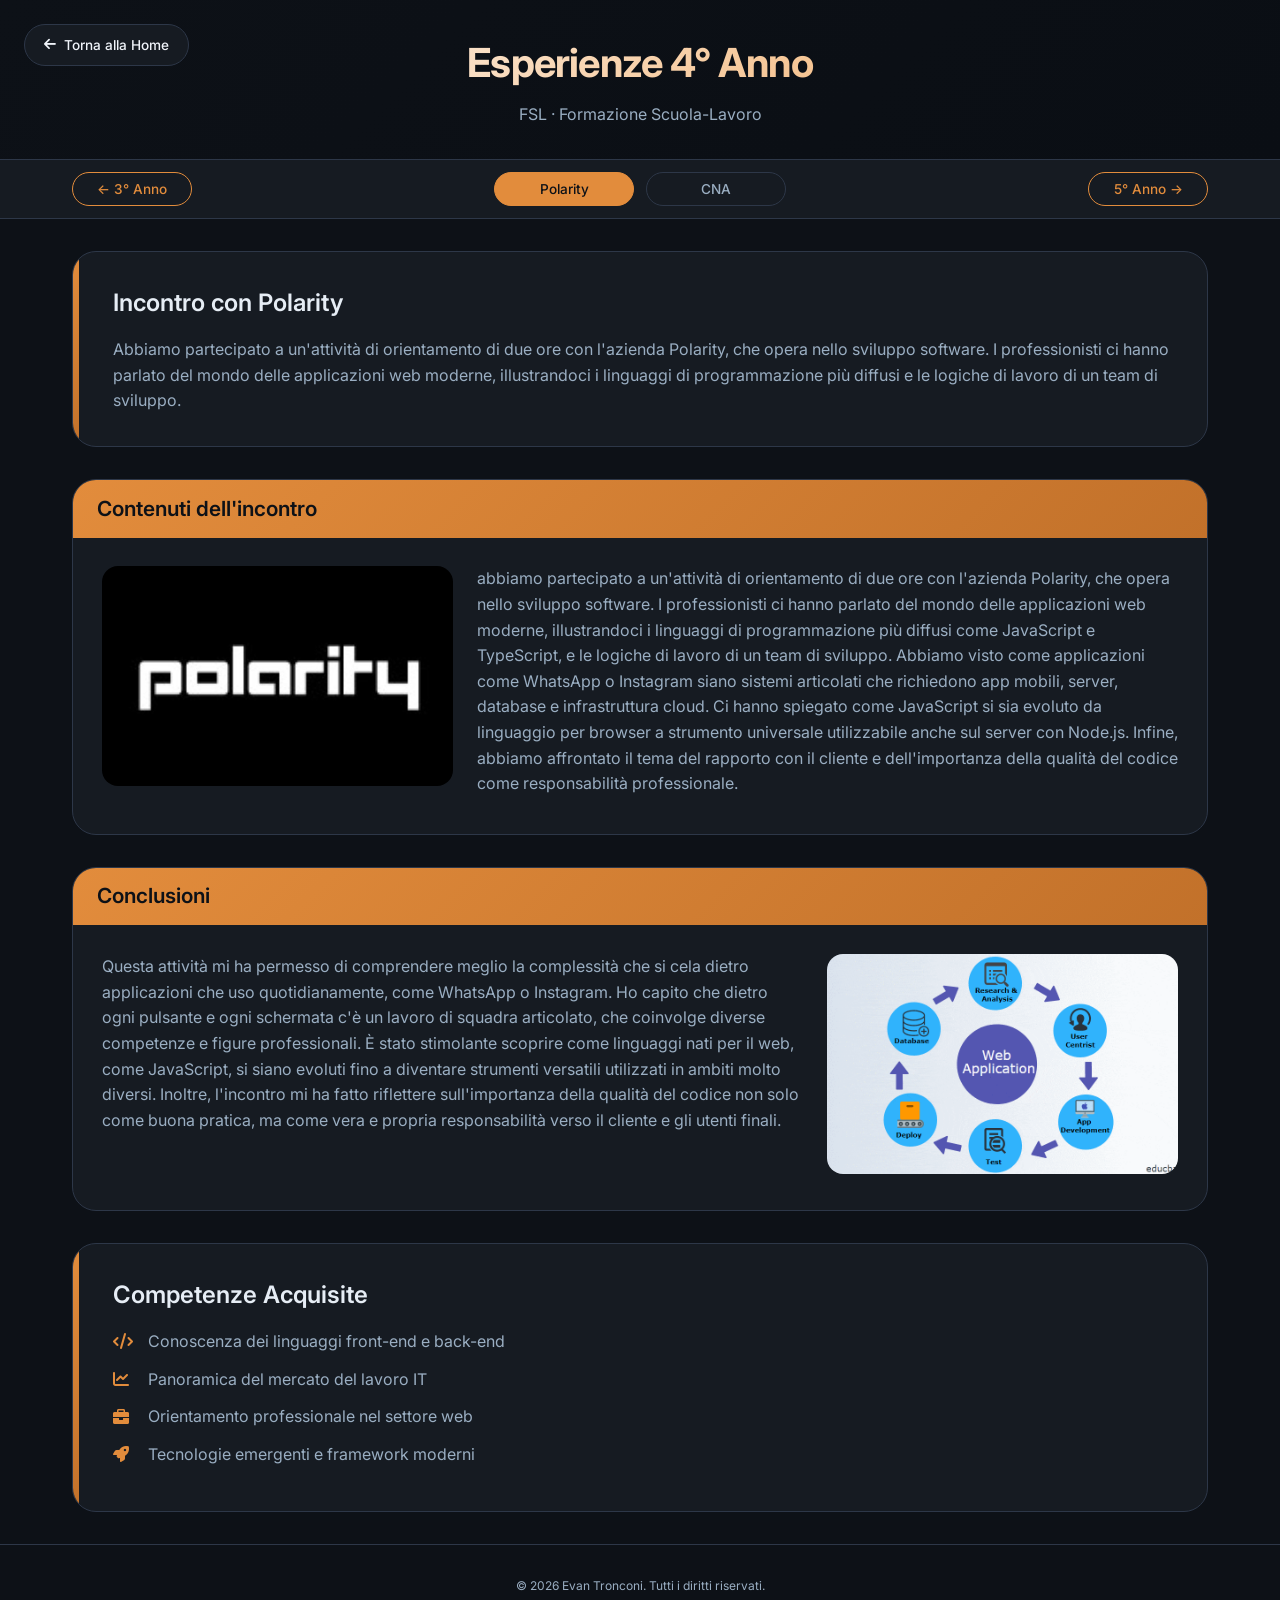
<file: docs/4anno.html>
<!DOCTYPE html>
<html lang="it">
<head>
    <meta charset="UTF-8">
    <meta name="viewport" content="width=device-width, initial-scale=1.0">
    <title>Esperienze 4° Anno · Evan Tronconi</title>
    <link href="https://fonts.googleapis.com/css2?family=Inter:opsz,wght@14..32,300;14..32,400;14..32,500;14..32,600;14..32,700&display=swap" rel="stylesheet">
    <link rel="stylesheet" href="https://cdnjs.cloudflare.com/ajax/libs/font-awesome/6.0.0-beta3/css/all.min.css">
    <style>
        * { margin: 0; padding: 0; box-sizing: border-box; }
        body { font-family: 'Inter', sans-serif; background: #0d1117; color: #e6edf5; line-height: 1.55; }
        :root {
            --bg-page: #0d1117; --bg-card: #161b22; --bg-elevated: #1a212c;
            --border: #2d3748; --border-light: #3a4559;
            --primary: #e28c3c; --primary-dark: #c2712a; --primary-soft: #f0a55a;
            --primary-glow: rgba(226, 140, 60, 0.12);
            --text: #f0f4fa; --text-muted: #9aaec2;
        }
        .container { max-width: 1200px; margin: 0 auto; padding: 0 2rem; }
        .page-header { background: linear-gradient(135deg, #0d1117, #0a0e14); border-bottom: 1px solid var(--border); padding: 2rem 0; }
        .back-link { position: fixed; top: 1.5rem; left: 1.5rem; z-index: 100; background: var(--bg-card); border: 1px solid var(--border); border-radius: 40px; padding: 0.6rem 1.2rem; color: var(--text); text-decoration: none; font-size: 0.85rem; font-weight: 500; transition: 0.2s; display: inline-flex; align-items: center; gap: 0.5rem; backdrop-filter: blur(8px); }
        .back-link:hover { border-color: var(--primary); color: var(--primary); transform: translateX(-3px); }
        .header-content { text-align: center; }
        .header-title { font-size: 2.5rem; font-weight: 700; letter-spacing: -0.02em; margin-bottom: 0.5rem; background: linear-gradient(135deg, #ffffff, var(--primary-soft)); -webkit-background-clip: text; background-clip: text; color: transparent; }
        .header-subtitle { font-size: 1rem; color: var(--text-muted); }
        .project-nav { background: var(--bg-card); border-bottom: 1px solid var(--border); padding: 0.75rem 0; position: sticky; top: 0; z-index: 99; backdrop-filter: blur(8px); margin-bottom: 2rem}
        .project-nav-container { display: flex; justify-content: space-between; align-items: center; gap: 0.75rem; flex-wrap: wrap; }
        .nav-buttons-left { display: flex; gap: 0.75rem; }
        .nav-buttons-right { display: flex; gap: 0.75rem; }
        .nav-center-group { display: flex; justify-content: center; gap: 0.75rem; flex: 1; }
        .nav-project-btn { background: transparent; border: 1px solid var(--border); color: var(--text-muted); padding: 0.5rem 0; border-radius: 40px; font-size: 0.85rem; font-weight: 500; cursor: pointer; transition: 0.2s; font-family: inherit; width: 140px; text-align: center; }
        .nav-project-btn:hover { border-color: var(--primary); color: var(--primary); }
        .nav-project-btn.active { background: var(--primary); border-color: var(--primary); color: #0d1117; }
        .year-nav-btn { background: transparent; border: 1px solid var(--primary); color: var(--primary); padding: 0.5rem 0; border-radius: 40px; font-size: 0.85rem; font-weight: 500; cursor: pointer; transition: 0.2s; font-family: inherit; width: 120px; text-align: center; display: inline-flex; align-items: center; justify-content: center; gap: 0.5rem; }
        .year-nav-btn:hover { background: var(--primary-glow); }
        .year-nav-btn.prev:hover { transform: translateX(-3px); }
        .year-nav-btn.next:hover { transform: translateX(3px); }
        section { padding: 2.5rem 0; }
        .project-page { display: none; }
        .project-page.active-page { display: block; }
        
        /* Card generiche */
        .exp-card { background: var(--bg-card); border: 1px solid var(--border); border-radius: 1.5rem; overflow: hidden; transition: 0.2s; margin-bottom: 2rem; }
        .exp-card:hover { transform: translateY(-3px); border-color: var(--primary); }
        .exp-card-header { background: linear-gradient(135deg, var(--primary), var(--primary-dark)); padding: 0.8rem 1.5rem; }
        .exp-card-header h2 { font-size: 1.3rem; font-weight: 600; color: #0d1117; }
        .exp-card-content { display: flex; flex-wrap: wrap; gap: 1.5rem; padding: 1.8rem; }
        .exp-card-content.reverse { flex-direction: row-reverse; }
        .exp-image { flex: 1; min-width: 200px; }
        .exp-image img { width: 100%; height: 220px; object-fit: cover; border-radius: 1rem; transition: 0.2s; }
        .exp-text { flex: 2; }
        .exp-text p { color: var(--text-muted); margin-bottom: 0.5rem; line-height: 1.6; }
        .skills-list { list-style: none; margin-top: 1rem; }
        .skills-list li { display: flex; align-items: center; gap: 0.8rem; margin-bottom: 0.8rem; color: var(--text-muted); }
        .skills-list li i { color: var(--primary); width: 1.4rem; }
        .highlight-card { background: var(--bg-card); border: 1px solid var(--border); border-radius: 1.5rem; overflow: hidden; position: relative; margin-bottom: 2rem; }
        .highlight-card::before { content: ''; position: absolute; top: 0; left: 0; width: 6px; height: 100%; background: linear-gradient(135deg, var(--primary), var(--primary-dark)); }
        .highlight-content { padding: 2rem; margin-left: 0.5rem; }
        .highlight-content h2 { font-size: 1.5rem; font-weight: 600; margin-bottom: 1rem; }
        .highlight-content p { color: var(--text-muted); line-height: 1.6; }
        
        footer { border-top: 1px solid var(--border); padding: 2rem; text-align: center; color: var(--text-muted); font-size: 0.75rem; margin-top: 2rem; }
        
        @media (max-width: 900px) {
            .project-nav-container { flex-direction: column; align-items: stretch; }
            .nav-center-group { order: 1; }
            .nav-buttons-left { order: 2; justify-content: center; }
            .nav-buttons-right { order: 3; justify-content: center; }
            .exp-card-content { flex-direction: column; }
            .exp-card-content.reverse { flex-direction: column; }
            .header-title { font-size: 1.8rem; }
            .container { padding: 0 1.5rem; }
            .highlight-content { padding: 1.5rem; }
            .nav-project-btn, .year-nav-btn { width: 110px; font-size: 0.75rem; padding: 0.4rem 0; }
        }
    </style>
</head>
<body>

<a href="index.html" class="back-link" id="backLink"><i class="fas fa-arrow-left"></i> Torna alla Home</a>

<header class="page-header">
    <div class="container header-content">
        <h1 class="header-title">Esperienze 4° Anno</h1>
        <p class="header-subtitle">FSL · Formazione Scuola-Lavoro</p>
    </div>
</header>

<div class="project-nav">
    <div class="container project-nav-container">
        <div class="nav-buttons-left">
            <button class="year-nav-btn prev" id="prevYearBtn">← 3° Anno</button>
        </div>
        <div class="nav-center-group">
            <button class="nav-project-btn" data-project="polarity"> Polarity</button>
            <!--<button class="nav-project-btn" data-project="sicurezza"> Sicurezza</button>-->
            <button class="nav-project-btn" data-project="cna"> CNA</button>
        </div>
        <div class="nav-buttons-right">
            <button class="year-nav-btn next" id="nextYearBtn">5° Anno →</button>
        </div>
    </div>
</div>

<main>
    <div class="container">
        <!-- POLARITY -->
        <div id="project-polarity" class="project-page active-page">
            <div class="highlight-card">
                <div class="highlight-content">
                    <h2>Incontro con Polarity</h2>
                    <p>Abbiamo partecipato a un'attività di orientamento di due ore con l'azienda Polarity, che opera nello sviluppo software. I professionisti ci hanno parlato del mondo delle applicazioni web moderne, illustrandoci i linguaggi di programmazione più diffusi e le logiche di lavoro di un team di sviluppo.</p>
                </div>
            </div>
            <div class="exp-card">
                <div class="exp-card-header"><h2>Contenuti dell'incontro</h2></div>
                <div class="exp-card-content">
                    <div class="exp-image"><img src="img/polarity.jpg" alt="Incontro Polarity" onerror="this.src='https://placehold.co/600x400/1a212c/9aaec2?text=Polarity'"></div>
                    <div class="exp-text"><p>abbiamo partecipato a un'attività di orientamento di due ore con l'azienda Polarity, che opera nello sviluppo software. I professionisti ci hanno parlato del mondo delle applicazioni web moderne, illustrandoci i linguaggi di programmazione più diffusi come JavaScript e TypeScript, e le logiche di lavoro di un team di sviluppo. Abbiamo visto come applicazioni come WhatsApp o Instagram siano sistemi articolati che richiedono app mobili, server, database e infrastruttura cloud. Ci hanno spiegato come JavaScript si sia evoluto da linguaggio per browser a strumento universale utilizzabile anche sul server con Node.js. Infine, abbiamo affrontato il tema del rapporto con il cliente e dell'importanza della qualità del codice come responsabilità professionale.</p></div>
                </div>
            </div>
            <div class="exp-card">
                <div class="exp-card-header"><h2>Conclusioni</h2></div>
                <div class="exp-card-content reverse">
                    <div class="exp-image"><img src="img/polarity2.gif" alt="Competenze sviluppo web" onerror="this.src='https://placehold.co/600x400/1a212c/9aaec2?text=Sviluppo+Web'"></div>
                    <div class="exp-text"><p>Questa attività mi ha permesso di comprendere meglio la complessità che si cela dietro applicazioni che uso quotidianamente, come WhatsApp o Instagram. Ho capito che dietro ogni pulsante e ogni schermata c'è un lavoro di squadra articolato, che coinvolge diverse competenze e figure professionali. È stato stimolante scoprire come linguaggi nati per il web, come JavaScript, si siano evoluti fino a diventare strumenti versatili utilizzati in ambiti molto diversi. Inoltre, l'incontro mi ha fatto riflettere sull'importanza della qualità del codice non solo come buona pratica, ma come vera e propria responsabilità verso il cliente e gli utenti finali.</p></div>
                </div>
            </div>
            <div class="highlight-card">
                <div class="highlight-content">
                    <h2>Competenze Acquisite</h2>
                    <ul class="skills-list">
                        <li><i class="fas fa-code"></i> Conoscenza dei linguaggi front-end e back-end</li>
                        <li><i class="fas fa-chart-line"></i> Panoramica del mercato del lavoro IT</li>
                        <li><i class="fas fa-briefcase"></i> Orientamento professionale nel settore web</li>
                        <li><i class="fas fa-rocket"></i> Tecnologie emergenti e framework moderni</li>
                    </ul>
                </div>
            </div>
        </div>

        <!-- SICUREZZA 
        <div id="project-sicurezza" class="project-page">
            <div class="highlight-card">
                <div class="highlight-content">
                    <h2>Aggiornamento sulla sicurezza</h2>
                    <p>Aggiornamento obbligatorio sulla sicurezza ai sensi del D.Lgs. 81/08, con particolare attenzione al piano di emergenza e al rischio elettrico negli ambienti di lavoro.</p>
                </div>
            </div>
            <div class="exp-card">
                <div class="exp-card-header"><h2>Contenuti del corso</h2></div>
                <div class="exp-card-content">
                    <div class="exp-image"><img src="img/sicurezza.jpg" alt="Corso sicurezza" onerror="this.src='https://placehold.co/600x400/1a212c/9aaec2?text=Sicurezza+sul+lavoro'"></div>
                    <div class="exp-text"><p>Il relatore Sergio Prisinzano ha approfondito le normative sulla sicurezza nei luoghi di lavoro, con focus sul piano di emergenza e le procedure da seguire in caso di incidenti. Particolare attenzione è stata dedicata al rischio elettrico, uno dei pericoli più comuni nell'ambiente informatico e nei laboratori.</p></div>
                </div>
            </div>
            <div class="exp-card">
                <div class="exp-card-header"><h2>Normative e procedure</h2></div>
                <div class="exp-card-content reverse">
                    <div class="exp-image"><img src="img/sicurezza2.jpg" alt="Normative sicurezza" onerror="this.src='https://placehold.co/600x400/1a212c/9aaec2?text=D.Lgs.+81/08'"></div>
                    <div class="exp-text"><p>Abbiamo analizzato il D.Lgs. 81/08, comprendendo i diritti e doveri dei lavoratori, le misure di prevenzione e protezione, e l'importanza della formazione continua in materia di sicurezza.</p></div>
                </div>
            </div>
            <div class="highlight-card">
                <div class="highlight-content">
                    <h2>Competenze Acquisite</h2>
                    <ul class="skills-list">
                        <li><i class="fas fa-shield-alt"></i> Conoscenza del D.Lgs. 81/08</li>
                        <li><i class="fas fa-bolt"></i> Prevenzione del rischio elettrico</li>
                        <li><i class="fas fa-ambulance"></i> Procedure di piano di emergenza</li>
                        <li><i class="fas fa-clipboard-list"></i> Diritti e doveri dei lavoratori</li>
                    </ul>
                </div>
            </div>
        </div>-->

        <!-- CNA -->
        <div id="project-cna" class="project-page">
            <div class="highlight-card">
                <div class="highlight-content">
                    <h2>Incontro con le aziende del territorio</h2>
                    <p>Incontro con le aziende del territorio organizzato da CNA (Confederazione Nazionale dell'Artigianato e della Piccola e Media Impresa) per le classi quarte, nell'ambito del progetto FSL/ORIENTAMENTO.</p>
                </div>
            </div>
            <div class="exp-card">
                <div class="exp-card-header"><h2>Incontro con le aziende</h2></div>
                <div class="exp-card-content">
                    <div class="exp-image"><img src="img/CNA2.jpeg" alt="Incontro CNA" onerror="this.src='https://placehold.co/600x400/1a212c/9aaec2?text=CNA+aziende'"></div>
                    <div class="exp-text"><p>Elisa Valentini ha presentato diverse realtà imprenditoriali del territorio, spiegando il loro funzionamento, le figure professionali richieste e le opportunità di stage e inserimento lavorativo per i giovani. Abbiamo avuto modo di conoscere aziende operanti in settori come l'ICT, la meccatronica, il design e i servizi. Per ogni azienda, la relatrice ci ha illustrato quali competenze sono più ricercate, come ci si può candidare per uno stage e quali percorsi di formazione sono consigliabili per aumentare le proprie possibilità di essere assunti. È stato interessante scoprire che molte di queste aziende cercano proprio profili come il nostro, con competenze informatiche e digitali, e che ci sono concrete opportunità per i giovani che vogliono entrare nel mondo del lavoro subito dopo il diploma.</p></div>
                </div>
            </div>
            <div class="exp-card">
                <div class="exp-card-header"><h2>Orientamento al lavoro</h2></div>
                <div class="exp-card-content reverse">
                    <div class="exp-image"><img src="img/CNA4.jpeg" alt="Orientamento CNA" onerror="this.src='https://placehold.co/600x400/1a212c/9aaec2?text=Orientamento'"></div>
                    <div class="exp-text"><p>L'incontro ha permesso di conoscere le competenze più richieste dalle aziende locali, i percorsi di formazione post-diploma (ITS, università, corsi professionalizzanti) e le modalità di candidatura per stage e tirocini. È stato un momento prezioso per capire come costruire un curriculum efficace e come presentarsi al meglio durante un colloquio di lavoro.</p></div>
                </div>
            </div>
            <div class="highlight-card">
                <div class="highlight-content">
                    <h2>Competenze Acquisite</h2>
                    <ul class="skills-list">
                        <li><i class="fas fa-building"></i> Conoscenza del tessuto imprenditoriale locale</li>
                        <li><i class="fas fa-handshake"></i> Relazioni con le aziende del territorio</li>
                        <li><i class="fas fa-graduation-cap"></i> Percorsi post-diploma e opportunità formative</li>
                        <li><i class="fas fa-file-signature"></i> Modalità di candidatura per stage</li>
                        <li><i class="fas fa-chalkboard-user"></i> Competenze per un colloquio di lavoro efficace</li>
                    </ul>
                </div>
            </div>
        </div>
    </div>
</main>

<footer>
    <div class="container">© 2026 Evan Tronconi. Tutti i diritti riservati.</div>
</footer>

<script>
    const urlParams = new URLSearchParams(window.location.search);
    const progetto = urlParams.get('progetto');

    const navBtns = document.querySelectorAll('.nav-project-btn');
    const projectPages = document.querySelectorAll('.project-page');

    function attivaProgetto(progettoId) {
        navBtns.forEach(btn => {
            if (btn.getAttribute('data-project') === progettoId) {
                btn.classList.add('active');
            } else {
                btn.classList.remove('active');
            }
        });
        projectPages.forEach(page => {
            if (page.id === `project-${progettoId}`) {
                page.classList.add('active-page');
            } else {
                page.classList.remove('active-page');
            }
        });
    }

    if (progetto === 'polarity') {
        attivaProgetto('polarity');
    } else if (progetto === 'sicurezza') {
        attivaProgetto('sicurezza');
    } else if (progetto === 'cna') {
        attivaProgetto('cna');
    } else {
        attivaProgetto('polarity');
    }

    navBtns.forEach(btn => {
        btn.addEventListener('click', () => {
            const projectId = btn.getAttribute('data-project');
            attivaProgetto(projectId);
            const newUrl = `${window.location.pathname}?progetto=${projectId}`;
            window.history.pushState({}, '', newUrl);
        });
    });

    const prevYearBtn = document.getElementById('prevYearBtn');
    prevYearBtn.addEventListener('click', () => {
        sessionStorage.setItem('scrollPosition', window.scrollY);
        window.location.href = '3anno.html?progetto=busconnect';
    });

    const nextYearBtn = document.getElementById('nextYearBtn');
    nextYearBtn.addEventListener('click', () => {
        sessionStorage.setItem('scrollPosition', window.scrollY);
        window.location.href = '5anno.html';
    });

    const backLink = document.getElementById('backLink');
    backLink.addEventListener('click', (e) => {
        e.preventDefault();
        sessionStorage.setItem('scrollPosition', window.scrollY);
        window.location.href = backLink.getAttribute('href');
    });

    window.addEventListener('load', () => {
        const savedPosition = sessionStorage.getItem('scrollPosition');
        if (savedPosition !== null) {
            window.scrollTo(0, parseInt(savedPosition));
            sessionStorage.removeItem('scrollPosition');
        }
    });
</script>
</body>
</html>
</file>
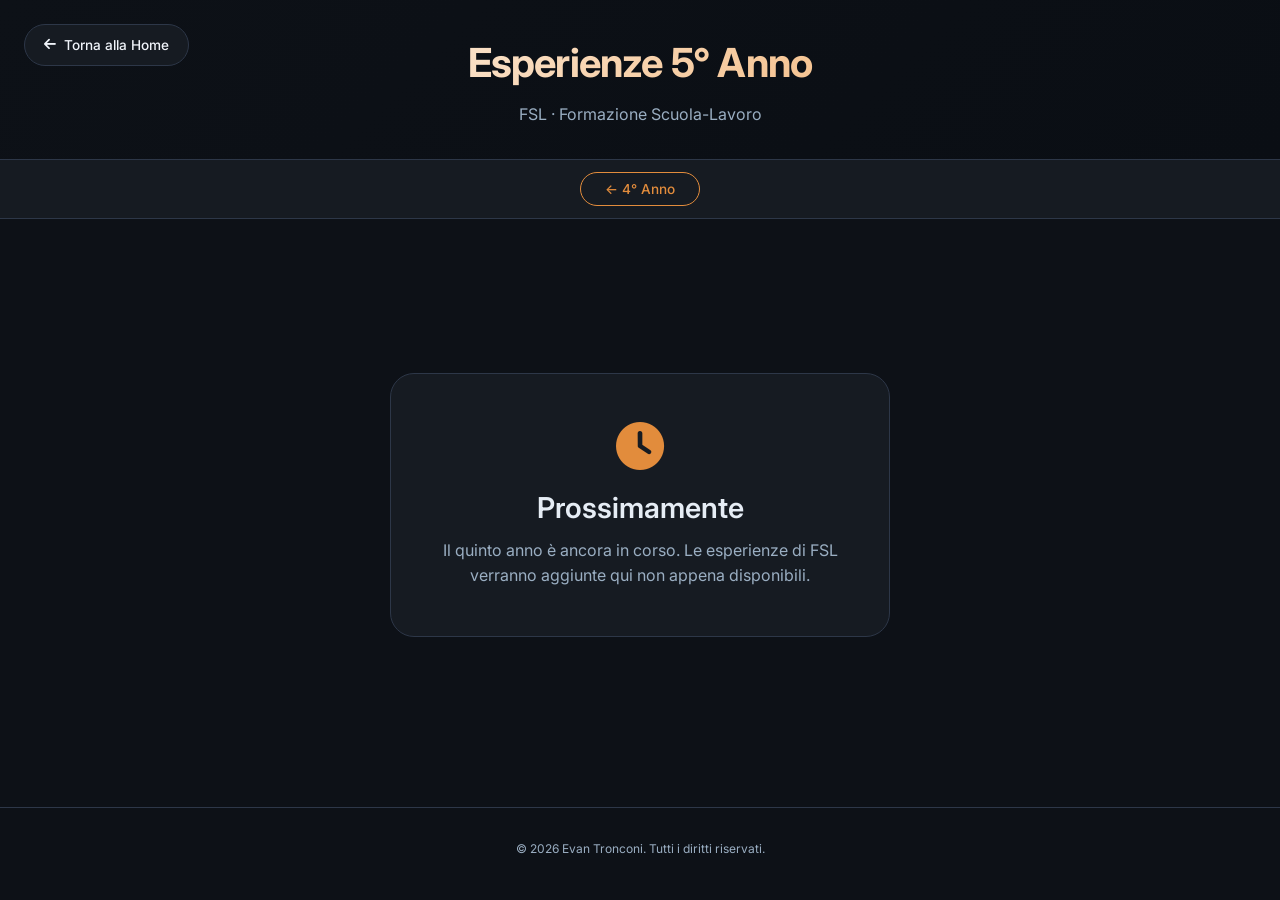
<file: docs/5anno.html>
<!DOCTYPE html>
<html lang="it">
<head>
    <meta charset="UTF-8">
    <meta name="viewport" content="width=device-width, initial-scale=1.0">
    <title>Esperienze 5° Anno · Evan Tronconi</title>
    <link href="https://fonts.googleapis.com/css2?family=Inter:opsz,wght@14..32,300;14..32,400;14..32,500;14..32,600;14..32,700&display=swap" rel="stylesheet">
    <link rel="stylesheet" href="https://cdnjs.cloudflare.com/ajax/libs/font-awesome/6.0.0-beta3/css/all.min.css">
    <style>
        * { margin: 0; padding: 0; box-sizing: border-box; }
        body { font-family: 'Inter', sans-serif; background: #0d1117; color: #e6edf5; line-height: 1.55; }
        :root {
            --bg-page: #0d1117; --bg-card: #161b22; --bg-elevated: #1a212c;
            --border: #2d3748; --border-light: #3a4559;
            --primary: #e28c3c; --primary-dark: #c2712a; --primary-soft: #f0a55a;
            --primary-glow: rgba(226, 140, 60, 0.12);
            --text: #f0f4fa; --text-muted: #9aaec2;
        }
        .container { max-width: 1200px; margin: 0 auto; padding: 0 2rem; }
        .page-header { background: linear-gradient(135deg, #0d1117, #0a0e14); border-bottom: 1px solid var(--border); padding: 2rem 0; }
        .back-link { position: fixed; top: 1.5rem; left: 1.5rem; z-index: 100; background: var(--bg-card); border: 1px solid var(--border); border-radius: 40px; padding: 0.6rem 1.2rem; color: var(--text); text-decoration: none; font-size: 0.85rem; font-weight: 500; transition: 0.2s; display: inline-flex; align-items: center; gap: 0.5rem; backdrop-filter: blur(8px); }
        .back-link:hover { border-color: var(--primary); color: var(--primary); transform: translateX(-3px); }
        .header-content { text-align: center; }
        .header-title { font-size: 2.5rem; font-weight: 700; letter-spacing: -0.02em; margin-bottom: 0.5rem; background: linear-gradient(135deg, #ffffff, var(--primary-soft)); -webkit-background-clip: text; background-clip: text; color: transparent; }
        .header-subtitle { font-size: 1rem; color: var(--text-muted); }
        
        /* Navigazione anni */
        .year-nav {
            background: var(--bg-card);
            border-bottom: 1px solid var(--border);
            padding: 0.75rem 0;
            margin-bottom: 1rem;
            position: sticky;
            top: 0;
            z-index: 99;
            backdrop-filter: blur(8px);
        }
        .year-nav-container {
            display: flex;
            justify-content: center;
            align-items: center;
            gap: 0.75rem;
            flex-wrap: wrap;
        }
        .year-nav-btn {
            background: transparent;
            border: 1px solid var(--primary);
            color: var(--primary);
            padding: 0.5rem 0;
            border-radius: 40px;
            font-size: 0.85rem;
            font-weight: 500;
            cursor: pointer;
            transition: 0.2s;
            font-family: inherit;
            width: 120px;
            text-align: center;
            display: inline-flex;
            align-items: center;
            justify-content: center;
            gap: 0.5rem;
        }
        .year-nav-btn:hover {
            background: var(--primary-glow);
            transform: translateX(-3px);
        }
        
        /* Placeholder */
        .placeholder-section {
            display: flex;
            justify-content: center;
            align-items: center;
            min-height: 60vh;
            padding: 4rem 0;
        }
        .placeholder-card {
            background: var(--bg-card);
            border: 1px solid var(--border);
            border-radius: 1.5rem;
            padding: 3rem 2rem;
            text-align: center;
            max-width: 500px;
            margin: 0 auto;
        }
        .placeholder-card i {
            font-size: 3rem;
            color: var(--primary);
            margin-bottom: 1rem;
            display: block;
        }
        .placeholder-card h2 {
            font-size: 1.8rem;
            font-weight: 600;
            margin-bottom: 0.5rem;
        }
        .placeholder-card p {
            color: var(--text-muted);
            font-size: 1rem;
        }
        
        footer { border-top: 1px solid var(--border); padding: 2rem; text-align: center; color: var(--text-muted); font-size: 0.75rem; margin-top: 2rem; }
        
        @media (max-width: 900px) {
            .header-title { font-size: 1.8rem; }
            .container { padding: 0 1.5rem; }
            .placeholder-card { padding: 2rem 1.5rem; }
            .placeholder-card h2 { font-size: 1.5rem; }
            .year-nav-btn { width: 110px; font-size: 0.75rem; padding: 0.4rem 0; }
        }
    </style>
</head>
<body>

<a href="index.html" class="back-link" id="backLink"><i class="fas fa-arrow-left"></i> Torna alla Home</a>

<header class="page-header">
    <div class="container header-content">
        <h1 class="header-title">Esperienze 5° Anno</h1>
        <p class="header-subtitle">FSL · Formazione Scuola-Lavoro</p>
    </div>
</header>

<div class="year-nav">
    <div class="container year-nav-container">
        <button class="year-nav-btn prev" id="prevYearBtn">← 4° Anno</button>
    </div>
</div>

<main>
    <div class="container">
        <div class="placeholder-section">
            <div class="placeholder-card">
                <i class="fas fa-clock"></i>
                <h2>Prossimamente</h2>
                <p>Il quinto anno è ancora in corso. Le esperienze di FSL verranno aggiunte qui non appena disponibili.</p>
            </div>
        </div>
    </div>
</main>

<footer>
    <div class="container">© 2026 Evan Tronconi. Tutti i diritti riservati.</div>
</footer>

<script>
    const prevYearBtn = document.getElementById('prevYearBtn');
    prevYearBtn.addEventListener('click', () => {
        sessionStorage.setItem('scrollPosition', window.scrollY);
        window.location.href = '4anno.html?progetto=polarity';
    });

    const backLink = document.getElementById('backLink');
    backLink.addEventListener('click', (e) => {
        e.preventDefault();
        sessionStorage.setItem('scrollPosition', window.scrollY);
        window.location.href = backLink.getAttribute('href');
    });

    window.addEventListener('load', () => {
        const savedPosition = sessionStorage.getItem('scrollPosition');
        if (savedPosition !== null) {
            window.scrollTo(0, parseInt(savedPosition));
            sessionStorage.removeItem('scrollPosition');
        }
    });
</script>
</body>
</html>
</file>
